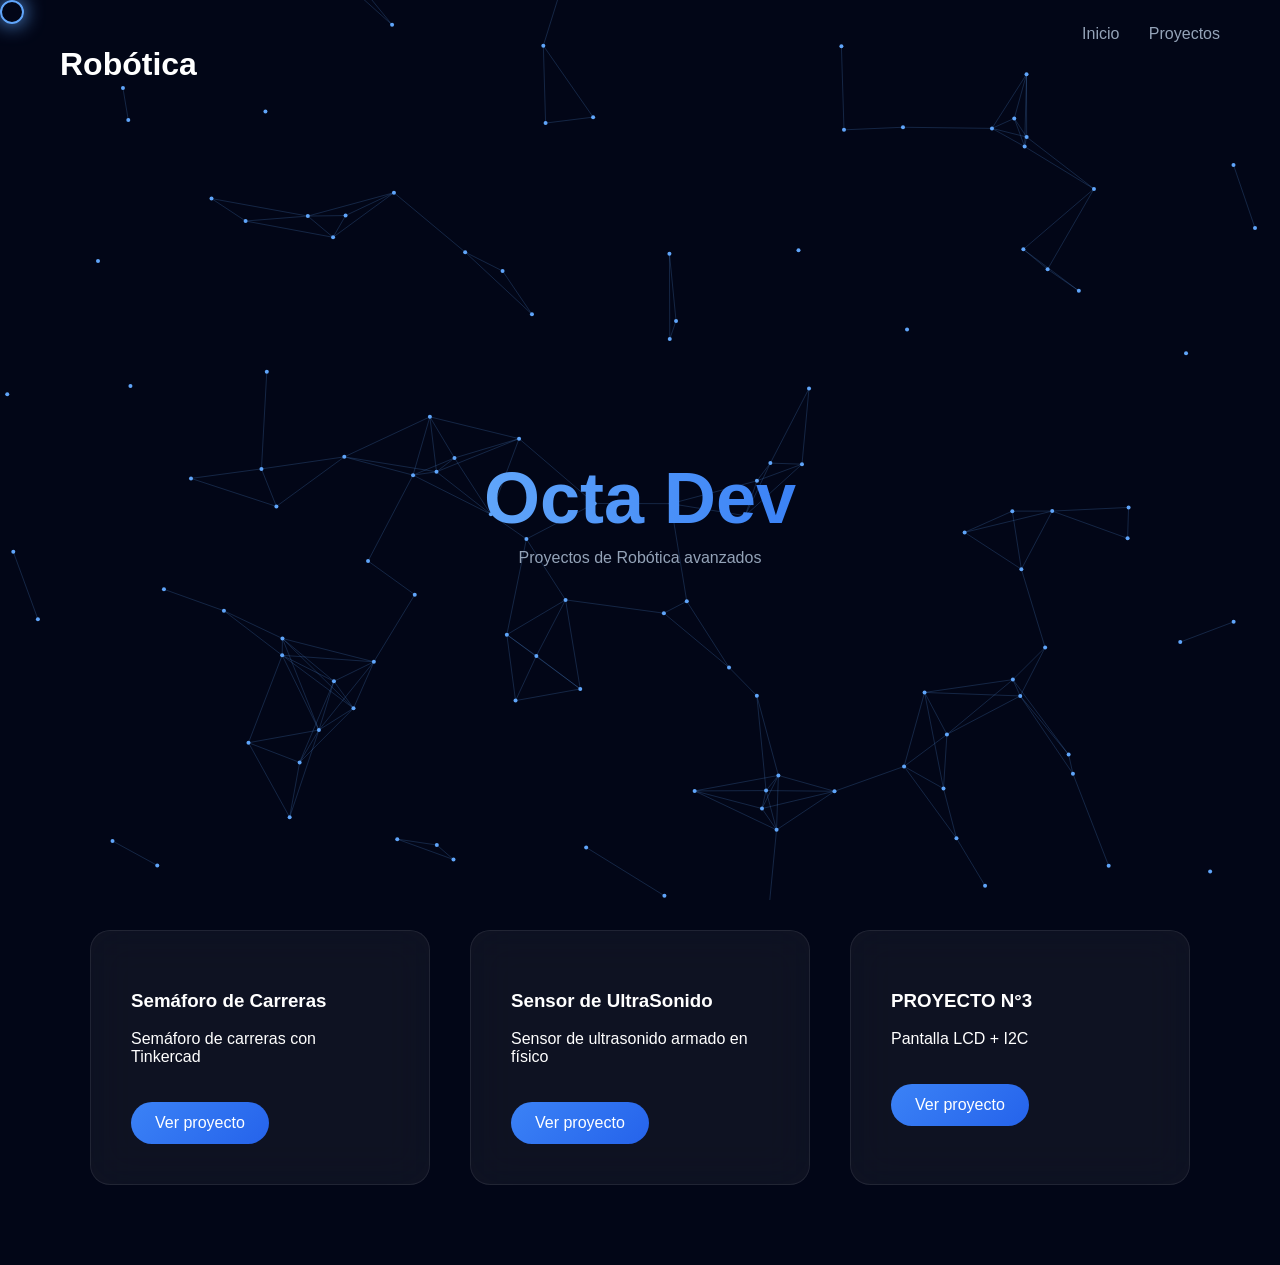
<file: index.html>
<!DOCTYPE html>
<html lang="es">
<head>
  <meta charset="UTF-8">
  <meta name="viewport" content="width=device-width, initial-scale=1.0">
  <title>Robotics Studio</title>
  <link rel="stylesheet" href="styles.css">
</head>
<body>

<canvas id="bg"></canvas>
<div class="cursor"></div>

<header class="nav">
  <h1 class="logo">Robótica</h1>
  <nav>
    <a href="#">Inicio</a>
    <a href="#projects">Proyectos</a>
  </nav>
</header>

<section class="hero reveal">
  <h2>Octa Dev</h2>
  <p>Proyectos de Robótica avanzados</p>
</section>

<section id="projects" class="projects reveal">
  <div class="grid">

    <div class="card">
      <h3>Semáforo de Carreras</h3>
      <p>Semáforo de carreras con Tinkercad</p>
      <a href="proyecto1.html" class="btn">Ver proyecto</a>
    </div>

    <div class="card">
      <h3>Sensor de UltraSonido</h3>
      <p>Sensor de ultrasonido armado en físico</p>
      <a href="proyecto2.html" class="btn">Ver proyecto</a>
    </div>

    <div class="card">
      <h3>PROYECTO N°3</h3>
      <p>Pantalla LCD + I2C</p>
      <a href="proyecto3.html" class="btn">Ver proyecto</a>
    </div>

  </div>
</section>

<script src="script.js"></script>
</body>
</html>
</file>
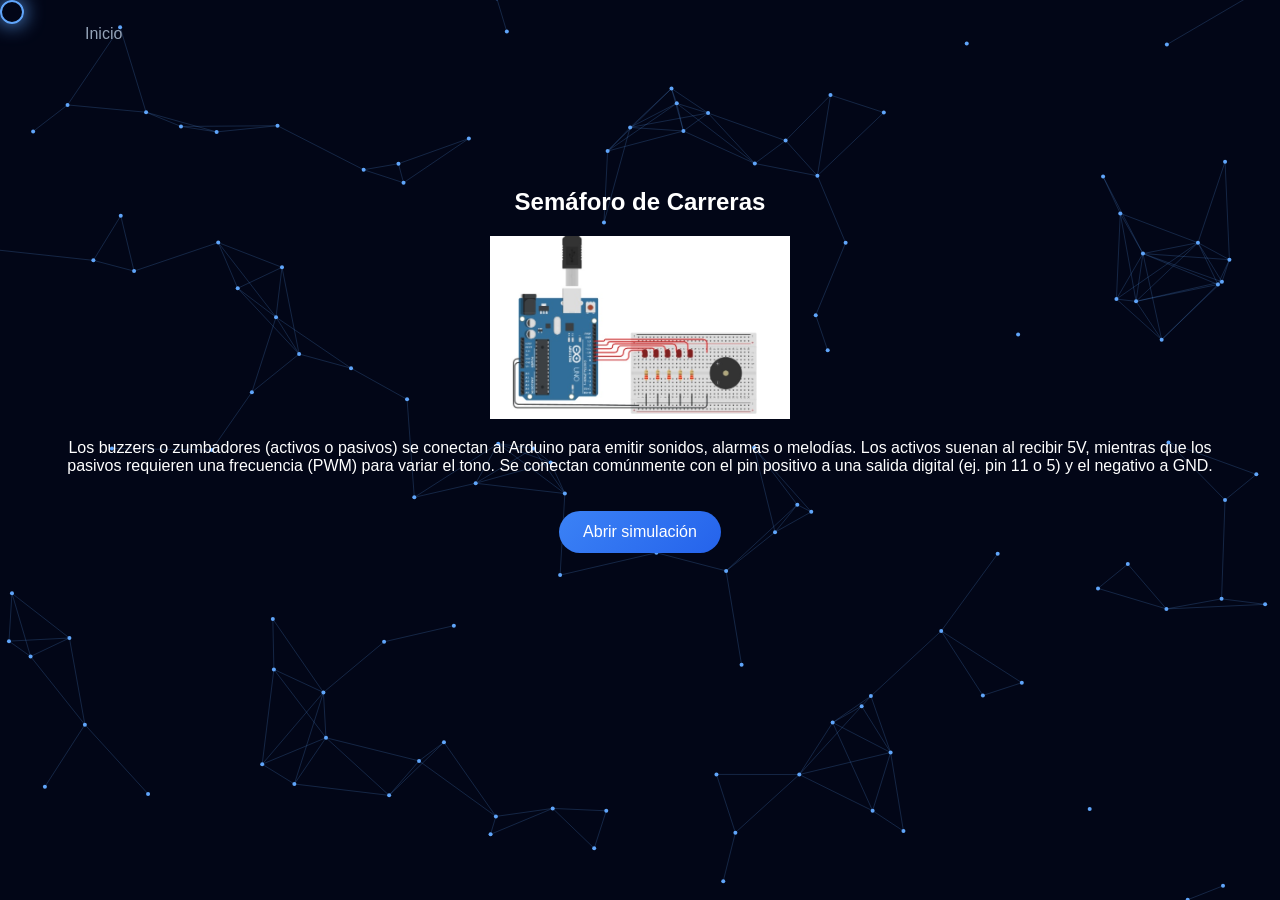
<file: proyecto1.html>
<!DOCTYPE html>
<html lang="es">
<head>
  <meta charset="UTF-8">
  <title>Semáforo de Carreras</title>
  <link rel="stylesheet" href="styles.css">
</head>
<body>

<canvas id="bg"></canvas>
<div class="cursor"></div>

<header class="nav">
  <a href="index.html">Inicio</a>
</header>

<section class="project">
  <h1>Semáforo de Carreras</h1>
<img src="buzzer.jpg" alt="Pantalla LCD con I2C" 
     style="display: block; margin: 20px auto; max-width: 300px;">
  
  <p>Los buzzers o zumbadores (activos o pasivos) se conectan al Arduino para emitir sonidos, alarmas o melodías. Los activos suenan al recibir 5V, mientras que los pasivos requieren una frecuencia (PWM) para variar el tono. Se conectan comúnmente con el pin positivo a una salida digital (ej. pin 11 o 5) y el negativo a GND.</p>


  <a href="https://www.tinkercad.com/things/7LloBvRAKkj-semaforo-de-f1?sharecode=_Czfbq5qMCYH4-QVWsLwLUN_LBbOR1tgtYISw-jdoc4" target="_blank" class="btn">
    Abrir simulación
  </a>
</section>

<script src="script.js"></script>
</body>
</html>
</file>
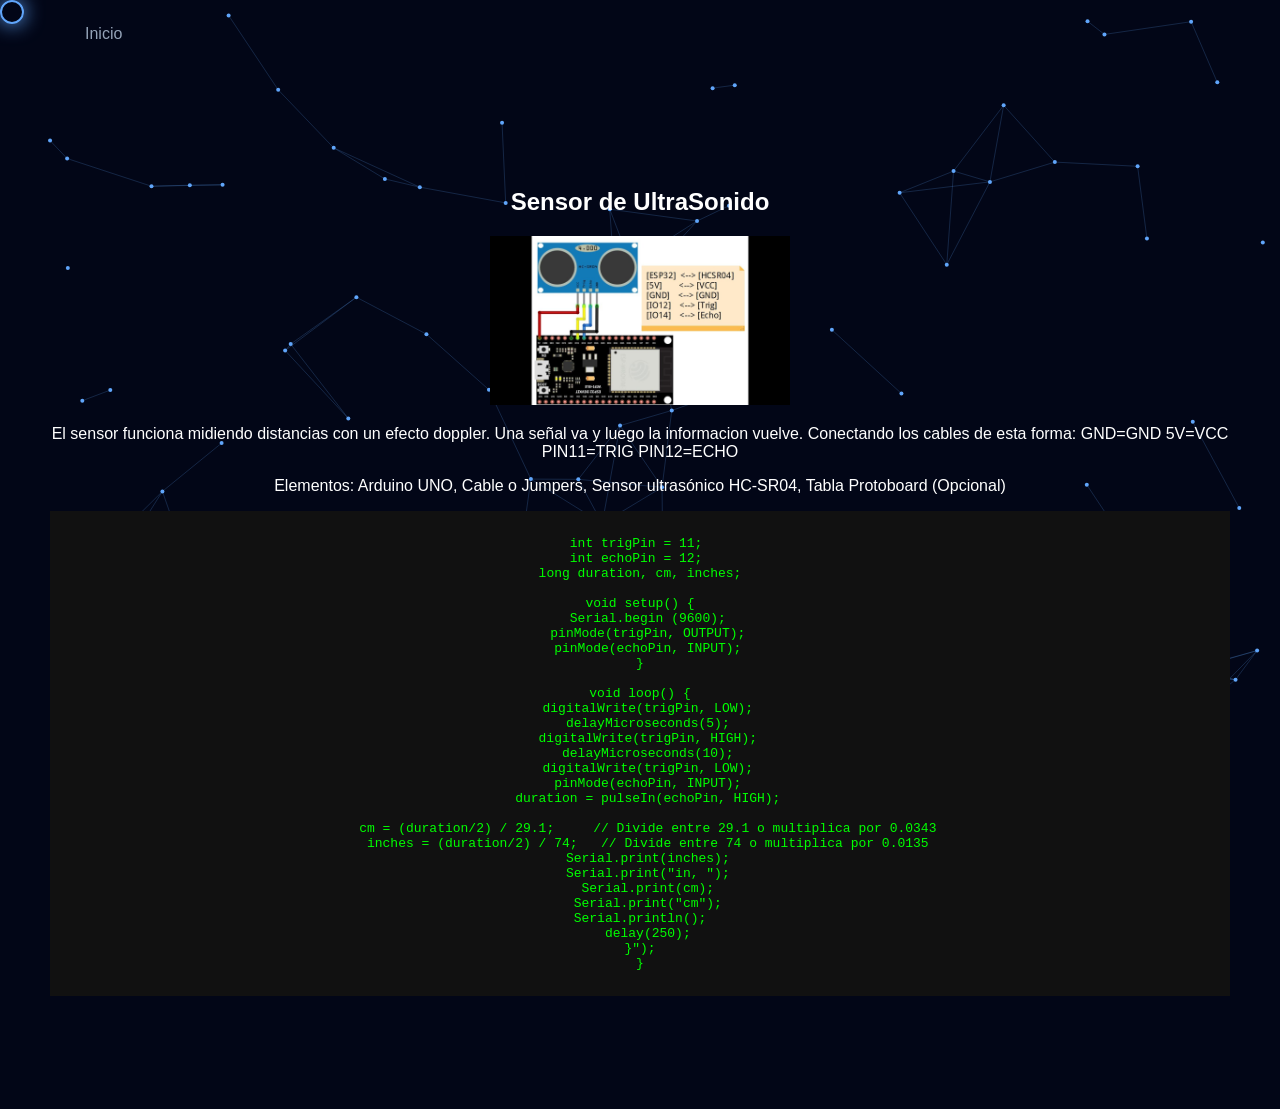
<file: proyecto2.html>
<!DOCTYPE html>
<html lang="es">
<head>
  <meta charset="UTF-8">
  <title>Sensor de UltraSonido</title>
  <link rel="stylesheet" href="styles.css">
</head>
<body>

<canvas id="bg"></canvas>
<div class="cursor"></div>

<header class="nav">
  <a href="index.html">Inicio</a>
</header>

<section class="project">
  <h1>Sensor de UltraSonido</h1>
  
<img src="ultrasonido.jpg" alt="ss" 
     style="display: block; margin: 20px auto; max-width: 300px;">
  
  <p style="text-align: center;">El sensor funciona midiendo distancias con un efecto doppler. Una señal va y luego la informacion vuelve. Conectando los cables de esta forma: GND=GND 5V=VCC PIN11=TRIG PIN12=ECHO</p>
    <p>Elementos: Arduino UNO, Cable o Jumpers, Sensor ultrasónico HC-SR04, Tabla Protoboard (Opcional)</p>

<pre style="background:#111; color:#0f0; padding:10px;">
  <code>
int trigPin = 11; 
int echoPin = 12; 
long duration, cm, inches;
 
void setup() {
  Serial.begin (9600);
  pinMode(trigPin, OUTPUT);
  pinMode(echoPin, INPUT);
}
    
void loop() {
  digitalWrite(trigPin, LOW);
  delayMicroseconds(5);
  digitalWrite(trigPin, HIGH);
  delayMicroseconds(10);
  digitalWrite(trigPin, LOW);
  pinMode(echoPin, INPUT);
  duration = pulseIn(echoPin, HIGH);
    
  cm = (duration/2) / 29.1;     // Divide entre 29.1 o multiplica por 0.0343
  inches = (duration/2) / 74;   // Divide entre 74 o multiplica por 0.0135
  Serial.print(inches);
  Serial.print("in, ");
  Serial.print(cm);
  Serial.print("cm");
  Serial.println();  
  delay(250);
}");
}
  </code>
</pre>



</section>

<script src="script.js"></script>
</body>
</html>
</file>
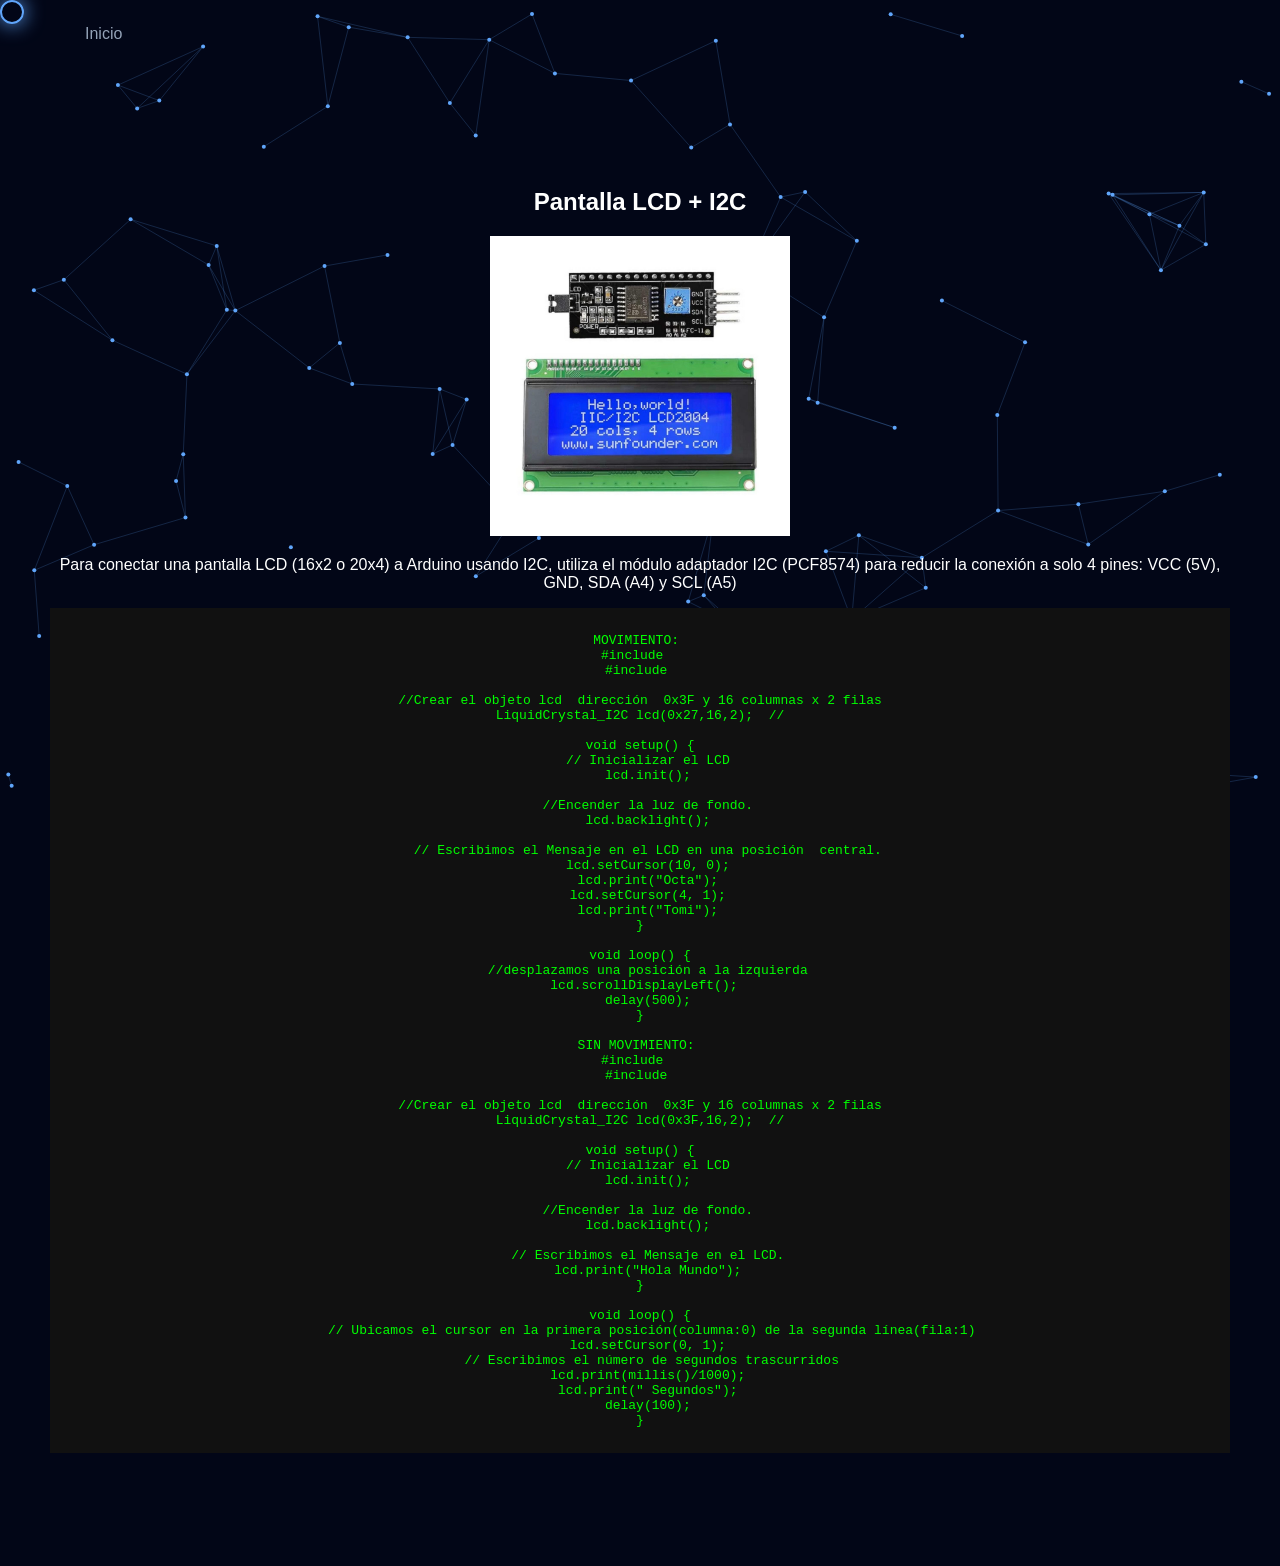
<file: proyecto3.html>
<!DOCTYPE html>
<html lang="es">
<head>
  <meta charset="UTF-8">
  <title>Pantalla LCD + I2C</title>
  <link rel="stylesheet" href="styles.css">
</head>
<body>

<canvas id="bg"></canvas>
<div class="cursor"></div>

<header class="nav">
  <a href="index.html">Inicio</a>
</header>

<section class="project">
  <h1>Pantalla LCD + I2C</h1>
<img src="lcd.jpg" alt="Pantalla LCD con I2C" 
     style="display: block; margin: 20px auto; max-width: 300px;">

  <p style="text-align: center;">Para conectar una pantalla LCD (16x2 o 20x4) a Arduino usando I2C, utiliza el módulo adaptador I2C (PCF8574) para reducir la conexión a solo 4 pines: VCC (5V), GND, SDA (A4) y SCL (A5)</p>

<pre style="background:#111; color:#0f0; padding:10px;">
  <code>
MOVIMIENTO: 
#include <Wire.h> 
#include <LiquidCrystal_I2C.h>

//Crear el objeto lcd  dirección  0x3F y 16 columnas x 2 filas
LiquidCrystal_I2C lcd(0x27,16,2);  //

void setup() {
  // Inicializar el LCD
  lcd.init();
  
  //Encender la luz de fondo.
  lcd.backlight();
  
  // Escribimos el Mensaje en el LCD en una posición  central.
  lcd.setCursor(10, 0);
  lcd.print("Octa");
  lcd.setCursor(4, 1);
  lcd.print("Tomi");
}

void loop() {
  //desplazamos una posición a la izquierda
  lcd.scrollDisplayLeft(); 
  delay(500);
}

SIN MOVIMIENTO: 
#include <Wire.h> 
#include <LiquidCrystal_I2C.h>

//Crear el objeto lcd  dirección  0x3F y 16 columnas x 2 filas
LiquidCrystal_I2C lcd(0x3F,16,2);  //

void setup() {
  // Inicializar el LCD
  lcd.init();
  
  //Encender la luz de fondo.
  lcd.backlight();
  
  // Escribimos el Mensaje en el LCD.
  lcd.print("Hola Mundo");
}

void loop() {
   // Ubicamos el cursor en la primera posición(columna:0) de la segunda línea(fila:1)
  lcd.setCursor(0, 1);
   // Escribimos el número de segundos trascurridos
  lcd.print(millis()/1000);
  lcd.print(" Segundos");
  delay(100);
}
  </code>
</pre>



</section>

<script src="script.js"></script>
</body>
</html>
</file>
<file: styles.css>
body {
  margin: 0;
  font-family: -apple-system, BlinkMacSystemFont, sans-serif;
  background: #020617;
  color: white;
  overflow-x: hidden;
}

/* CANVAS */
canvas {
  position: fixed;
  top: 0;
  left: 0;
  z-index: -1;
}

/* NAV */
.nav {
  display: flex;
  justify-content: space-between;
  padding: 25px 60px;
}

.nav a {
  color: #94a3b8;
  text-decoration: none;
  margin-left: 25px;
}

.nav a:hover {
  color: white;
}

/* HERO */
.hero {
  height: 80vh;
  display: flex;
  flex-direction: column;
  justify-content: center;
  align-items: center;
  text-align: center;
}

.hero h2 {
  font-size: 72px;
  background: linear-gradient(90deg,#60a5fa,#3b82f6);
  -webkit-background-clip: text;
  -webkit-text-fill-color: transparent;
}
.hero h2 {
  margin-bottom: 10px;
}

.hero p {
  margin-top: 0;
}

.hero p {
  color: #94a3b8;
}

/* GRID */
.projects {
  display: flex;
  justify-content: center;
  padding: 80px 20px;
}

.grid {
  display: grid;
  grid-template-columns: repeat(auto-fit, minmax(280px, 1fr));
  gap: 40px;
  max-width: 1100px;
  width: 100%;
}

/* CARD */
.card {
  background: rgba(255,255,255,0.05);
  border-radius: 20px;
  padding: 40px;
  backdrop-filter: blur(20px);
  border: 1px solid rgba(255,255,255,0.08);
  transition: 0.4s;
}

.card:hover {
  transform: translateY(-12px) scale(1.03);
  box-shadow: 0 25px 80px rgba(0,0,0,0.6);
}

/* BOTÓN */
.btn {
  display: inline-block;
  margin-top: 20px;
  padding: 12px 24px;
  border-radius: 999px;
  background: linear-gradient(135deg,#3b82f6,#2563eb);
  color: white;
  text-decoration: none;
  transition: 0.3s;
}

.btn:hover {
  transform: translateY(-2px);
  box-shadow: 0 10px 30px rgba(37,99,235,0.5);
}

/* CURSOR */
.cursor {
  width: 20px;
  height: 20px;
  border: 2px solid #60a5fa;
  border-radius: 50%;
  position: fixed;
  pointer-events: none;
  box-shadow: 0 0 20px #60a5fa;
}

/* SCROLL */
.reveal {
  opacity: 0;
  transform: translateY(40px);
  transition: 1s;
}

.reveal.active {
  opacity: 1;
  transform: translateY(0);
}

/* PROJECT */
.project {
  padding: 100px 50px;
  text-align: center;
}

iframe {
  width: 80%;
  height: 400px;
  margin-top: 20px;
  border-radius: 15px;
  border: none;
}
</file>
